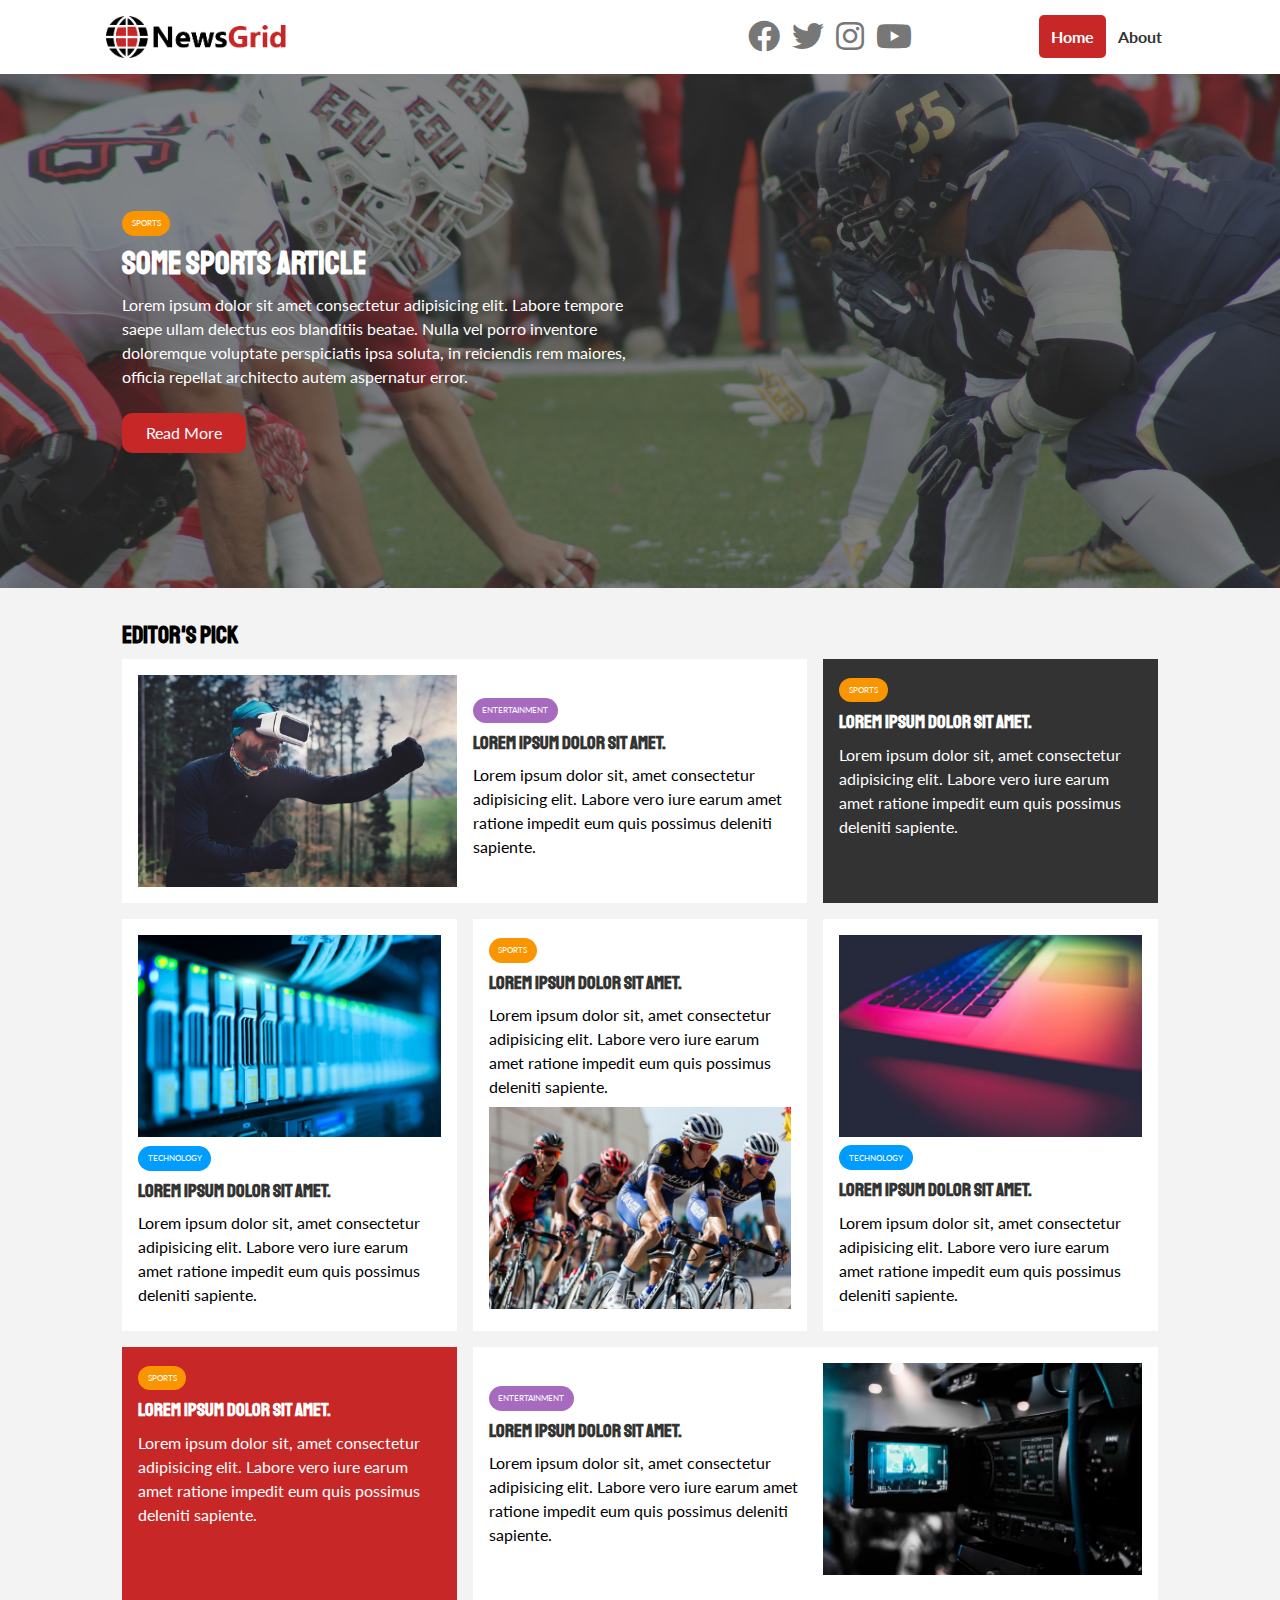
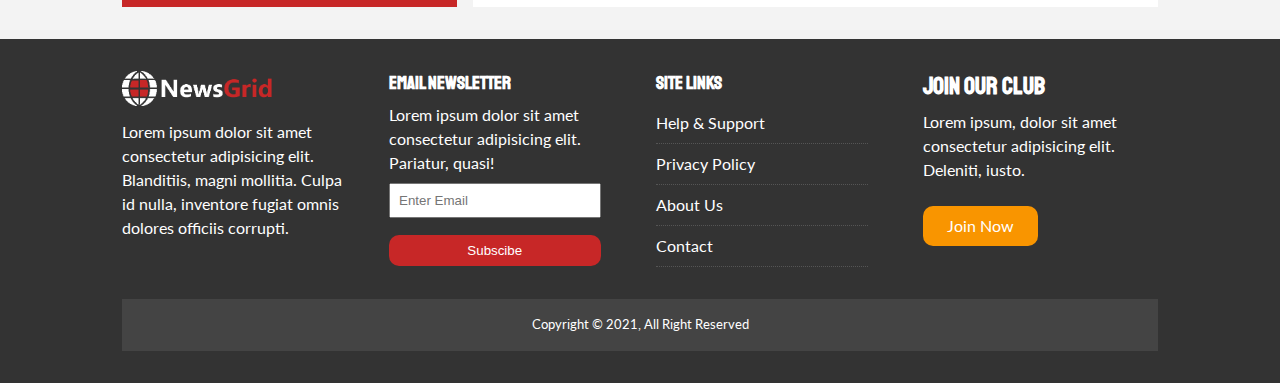
<file: index.html>
<!DOCTYPE html>
<html lang="en">

<head>
  <meta charset="UTF-8">
  <meta http-equiv="X-UA-Compatible" content="IE=edge">
  <meta name="viewport" content="width=device-width, initial-scale=1.0">
  <link rel="stylesheet" href="css/style.css">
  <link rel="stylesheet" href="https://cdnjs.cloudflare.com/ajax/libs/font-awesome/5.15.3/css/all.min.css">
  <link rel="preconnect" href="https://fonts.gstatic.com">
  <link href="https://fonts.googleapis.com/css2?family=Lato:ital@1&display=swap" rel="stylesheet">
  <link rel="preconnect" href="https://fonts.gstatic.com">
  <link href="https://fonts.googleapis.com/css2?family=Staatliches&display=swap" rel="stylesheet">
  <link rel="stylesheet" media="screen and (max-width: 768px)" href="css/mobile.css">
  <link rel="shortcut icon" type="image/x-icon" href="favicon.ico">
  <title>News Grid | Latest News</title>
</head>

<body>
  <nav id="main-nav">
    <div class="container">
      <img src="img/logo.png" alt="News image" class="logo">
      <div class="social-icons">
        <a href="http://facebook.com" target="_blank"><i class="fab fa-facebook fa-2x"></i></a>
        <a href="http://twitter.com" target="_blank"><i class="fab fa-twitter fa-2x"></i></a>
        <a href="http://instagram.com" target="_blank"><i class="fab fa-instagram fa-2x"></i></a>
        <a href="http://youtube.com" target="_blank"><i class="fab fa-youtube fa-2x"></i></a>
      </div>
      <ul>
        <li><a class="current" href="index.html">Home</a></li>
        <li><a href="about.html">About</a></li>
      </ul>
  </nav>

  <!-- Showcase -->
  <header id="showcase">
    <div class="container">
      <div class="showcase-container">
        <div class="showcase-content">
          <div class="category category-sports">Sports</div>
          <h1>Some Sports Article</h1>
          <p>Lorem ipsum dolor sit amet consectetur adipisicing elit. Labore tempore saepe ullam delectus eos blanditiis
            beatae. Nulla vel porro inventore doloremque voluptate perspiciatis ipsa soluta, in reiciendis rem maiores,
            officia repellat architecto autem aspernatur error.</p>
          <a href="article.html" class="btn btn-primary">Read More</a>
        </div>
      </div>
    </div>
  </header>

  <!-- Home Articles -->
  <section id="home-articles" class="py-2">
    <div class="container">
      <h2>Editor's Pick</h2>
      <div class="articles-container">
        <article class="card">
          <img src="img/articles/ent1.jpg" alt="Article img">
          <div>
            <div class="category      category-entertainment">Entertainment

            </div>
            <h3>
              <a href="article.html">Lorem ipsum dolor sit amet.</a>
            </h3>
            <p>Lorem ipsum dolor sit, amet consectetur adipisicing elit. Labore vero iure earum amet ratione impedit eum
              quis possimus deleniti sapiente.</p>
          </div>
        </article>

        <article class="card bg-dark">
          <div class="category category-sports">Sports</div>
          <h3>
            <a href="article.html">Lorem ipsum dolor sit amet.</a>
          </h3>
          <p>Lorem ipsum dolor sit, amet consectetur adipisicing elit. Labore vero iure earum amet ratione impedit eum
            quis possimus deleniti sapiente.</p>
        </article>

        <article class="card">
          <img src="img/articles/tech1.jpg" alt="Article Image">
          <div class="category category-technology">Technology</div>
          <h3>
            <a href="article.html">Lorem ipsum dolor sit amet.</a>
          </h3>
          <p>Lorem ipsum dolor sit, amet consectetur adipisicing elit. Labore vero iure earum amet ratione impedit eum
            quis possimus deleniti sapiente.</p>
        </article>

        <article class="card">
          <div class="category category-sports">Sports</div>
          <h3>
            <a href="article.html">Lorem ipsum dolor sit amet.</a>
          </h3>
          <p>Lorem ipsum dolor sit, amet consectetur adipisicing elit. Labore vero iure earum amet ratione impedit eum
            quis possimus deleniti sapiente.</p>
          <img src="img/articles/sports1.jpg" alt="Article Image">
        </article>

        <article class="card">
          <img src="img/articles/tech2.jpg" alt="Article Image">
          <div class="category category-technology">Technology</div>
          <h3>
            <a href="article.html">Lorem ipsum dolor sit amet.</a>
          </h3>
          <p>Lorem ipsum dolor sit, amet consectetur adipisicing elit. Labore vero iure earum amet ratione impedit eum
            quis possimus deleniti sapiente.</p>
        </article>

        <article class="card bg-primary">
          <div class="category category-sports">Sports</div>
          <h3>
            <a href="article.html">Lorem ipsum dolor sit amet.</a>
          </h3>
          <p>Lorem ipsum dolor sit, amet consectetur adipisicing elit. Labore vero iure earum amet ratione impedit eum
            quis possimus deleniti sapiente.</p>
        </article>

        <article class="card">
          <div>
            <div class="category category-entertainment">Entertainment</div>
            <h3>
              <a href="article.html">Lorem ipsum dolor sit amet.</a>
            </h3>
            <p>Lorem ipsum dolor sit, amet consectetur adipisicing elit. Labore vero iure earum amet ratione impedit eum
              quis possimus deleniti sapiente.</p>
          </div>
          <img src="img/articles/ent2.jpg" alt="Article img">
          <div>
        </article>
      </div>
    </div>
  </section>

  <!-- Footer -->
  <footer id="main-footer" class="py-2">
    <div class="container footer-container">
      <div>
        <img src="img/logo_light.png" alt="Footer img">
        <p>Lorem ipsum dolor sit amet consectetur adipisicing elit. Blanditiis, magni mollitia. Culpa id nulla,
          inventore fugiat omnis dolores officiis corrupti.</p>
      </div>

      <div>
        <h3>Email Newsletter</h3>
        <p>Lorem ipsum dolor sit amet consectetur adipisicing elit. Pariatur, quasi!</p>
        <form name="contact" method="POST" data-netlify="true">
          <input type="email" name="email" placeholder="Enter Email">

          <input type="submit" value="Subscibe" class="btn btn-primary">
        </form>
      </div>

      <div>
        <h3>Site Links</h3>
        <ul class="lists">
          <li><a href="#">Help & Support</a></li>
          <li><a href="#">Privacy Policy</a></li>
          <li><a href="#">About Us</a></li>
          <li><a href="#">Contact</a></li>
        </ul>
      </div>

      <div>
        <h2>Join Our Club</h2>
        <p>Lorem ipsum, dolor sit amet consectetur adipisicing elit. Deleniti, iusto.</p>
        <a href="#" class="btn btn-secondary">Join Now</a>
      </div>

      <div>
        <p>Copyright &copy; 2021, All Right Reserved</p>
      </div>
    </div>
  </footer>
</body>

</html>
</file>
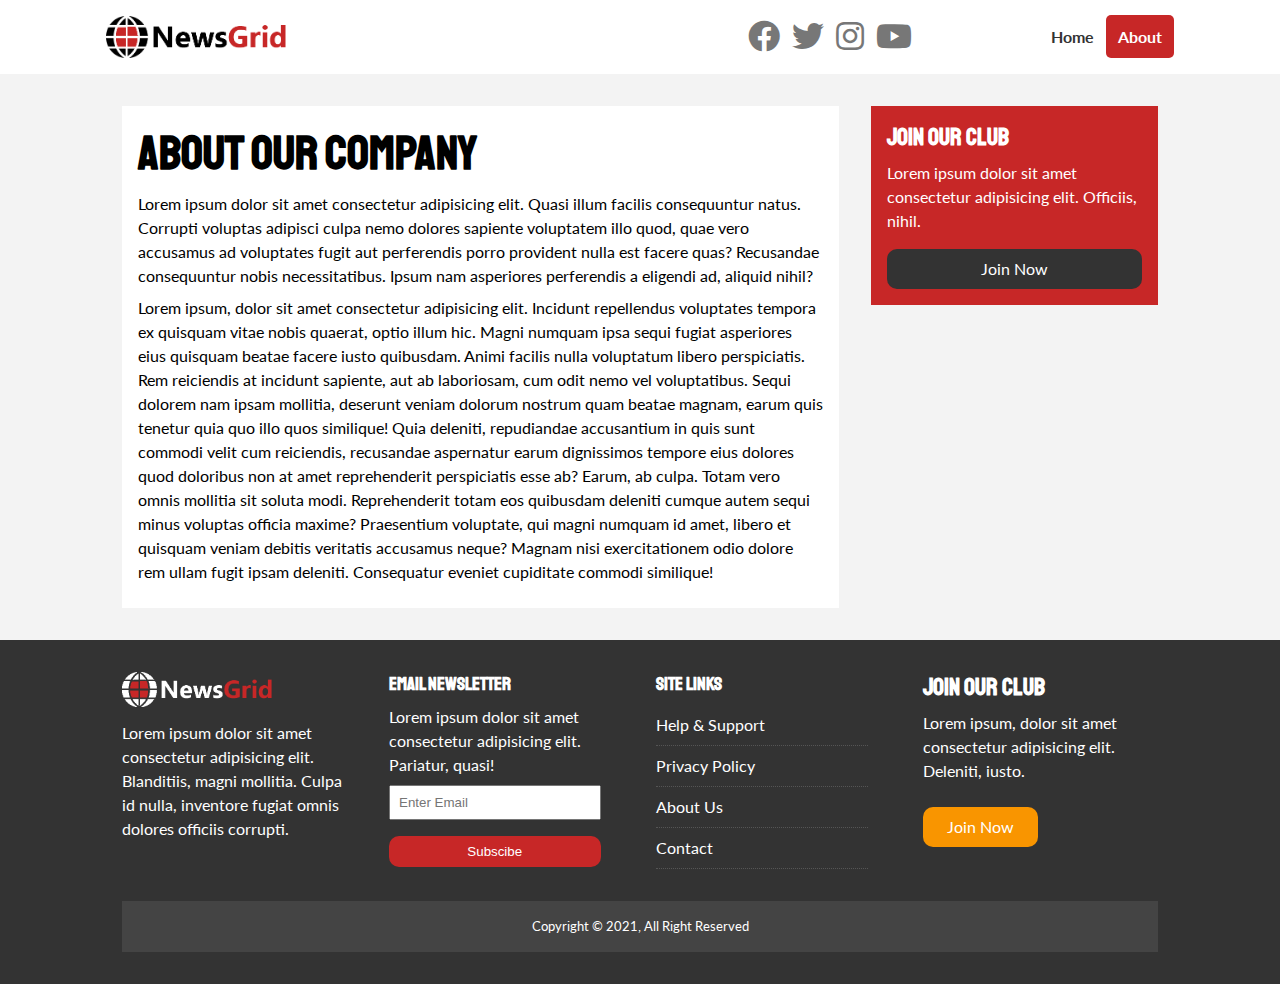
<file: about.html>
<!DOCTYPE html>
<html lang="en">

<head>
  <meta charset="UTF-8">
  <meta http-equiv="X-UA-Compatible" content="IE=edge">
  <meta name="viewport" content="width=device-width, initial-scale=1.0">
  <link rel="stylesheet" href="css/style.css">
  <link rel="stylesheet" href="https://cdnjs.cloudflare.com/ajax/libs/font-awesome/5.15.3/css/all.min.css">
  <link rel="preconnect" href="https://fonts.gstatic.com">
  <link href="https://fonts.googleapis.com/css2?family=Lato:ital@1&display=swap" rel="stylesheet">
  <link rel="preconnect" href="https://fonts.gstatic.com">
  <link href="https://fonts.googleapis.com/css2?family=Staatliches&display=swap" rel="stylesheet">
  <link rel="stylesheet" media="screen and (max-width: 768px)" href="css/mobile.css">
  <link rel="shortcut icon" type="image/x-icon" href="favicon.ico">
  <title>News Grid | About</title>
</head>

<body>
  <nav id="main-nav">
    <div class="container">
      <img src="img/logo.png" alt="News image" class="logo">
      <div class="social-icons">
        <a href="http://facebook.com" target="_blank"><i class="fab fa-facebook fa-2x"></i></a>
        <a href="http://twitter.com" target="_blank"><i class="fab fa-twitter fa-2x"></i></a>
        <a href="http://instagram.com" target="_blank"><i class="fab fa-instagram fa-2x"></i></a>
        <a href="http://youtube.com" target="_blank"><i class="fab fa-youtube fa-2x"></i></a>
      </div>
      <ul>
        <li><a href="index.html">Home</a></li>
        <li><a class="current" href="about.html">About</a></li>
      </ul>
  </nav>

  <div id="about">
    <div class="container">
      <div class="page-container">
        <article class="card">
          <h1 class="l-heading">About Our Company</h1>
          <p>Lorem ipsum dolor sit amet consectetur adipisicing elit. Quasi illum facilis consequuntur natus. Corrupti
            voluptas adipisci culpa nemo dolores sapiente voluptatem illo quod, quae vero accusamus ad voluptates fugit
            aut perferendis porro provident nulla est facere quas? Recusandae consequuntur nobis necessitatibus. Ipsum
            nam asperiores perferendis a eligendi ad, aliquid nihil?</p>
          <p>Lorem ipsum, dolor sit amet consectetur adipisicing elit. Incidunt repellendus voluptates tempora ex
            quisquam vitae nobis quaerat, optio illum hic. Magni numquam ipsa sequi fugiat asperiores eius quisquam
            beatae facere iusto quibusdam. Animi facilis nulla voluptatum libero perspiciatis. Rem reiciendis at
            incidunt sapiente, aut ab laboriosam, cum odit nemo vel voluptatibus. Sequi dolorem nam ipsam mollitia,
            deserunt veniam dolorum nostrum quam beatae magnam, earum quis tenetur quia quo illo quos similique! Quia
            deleniti, repudiandae accusantium in quis sunt commodi velit cum reiciendis, recusandae aspernatur earum
            dignissimos tempore eius dolores quod doloribus non at amet reprehenderit perspiciatis esse ab? Earum, ab
            culpa. Totam vero omnis mollitia sit soluta modi. Reprehenderit totam eos quibusdam deleniti cumque autem
            sequi minus voluptas officia maxime? Praesentium voluptate, qui magni numquam id amet, libero et quisquam
            veniam debitis veritatis accusamus neque? Magnam nisi exercitationem odio dolore rem ullam fugit ipsam
            deleniti. Consequatur eveniet cupiditate commodi similique!</p>
        </article>

        <aside class="card bg-primary">
          <h2>Join Our Club</h2>
          <p>Lorem ipsum dolor sit amet consectetur adipisicing elit. Officiis, nihil.</p>

          <a href="#" class="btn btn-dark btn-block">Join Now</a>
        </aside>
      </div>
    </div>
  </div>

  <!-- Footer -->
  <footer id="main-footer" class="py-2">
    <div class="container footer-container">
      <div>
        <img src="img/logo_light.png" alt="Footer img">
        <p>Lorem ipsum dolor sit amet consectetur adipisicing elit. Blanditiis, magni mollitia. Culpa id nulla,
          inventore fugiat omnis dolores officiis corrupti.</p>
      </div>

      <div>
        <h3>Email Newsletter</h3>
        <p>Lorem ipsum dolor sit amet consectetur adipisicing elit. Pariatur, quasi!</p>
        <form name="contact" method="POST" data-netlify="true">
          <input type="email" name="email" placeholder="Enter Email">

          <input type="submit" value="Subscibe" class="btn btn-primary">
        </form>
      </div>

      <div>
        <h3>Site Links</h3>
        <ul class="lists">
          <li><a href="#">Help & Support</a></li>
          <li><a href="#">Privacy Policy</a></li>
          <li><a href="#">About Us</a></li>
          <li><a href="#">Contact</a></li>
        </ul>
      </div>

      <div>
        <h2>Join Our Club</h2>
        <p>Lorem ipsum, dolor sit amet consectetur adipisicing elit. Deleniti, iusto.</p>
        <a href="#" class="btn btn-secondary">Join Now</a>
      </div>

      <div>
        <p>Copyright &copy; 2021, All Right Reserved</p>
      </div>
    </div>
  </footer>
</body>

</html>
</file>
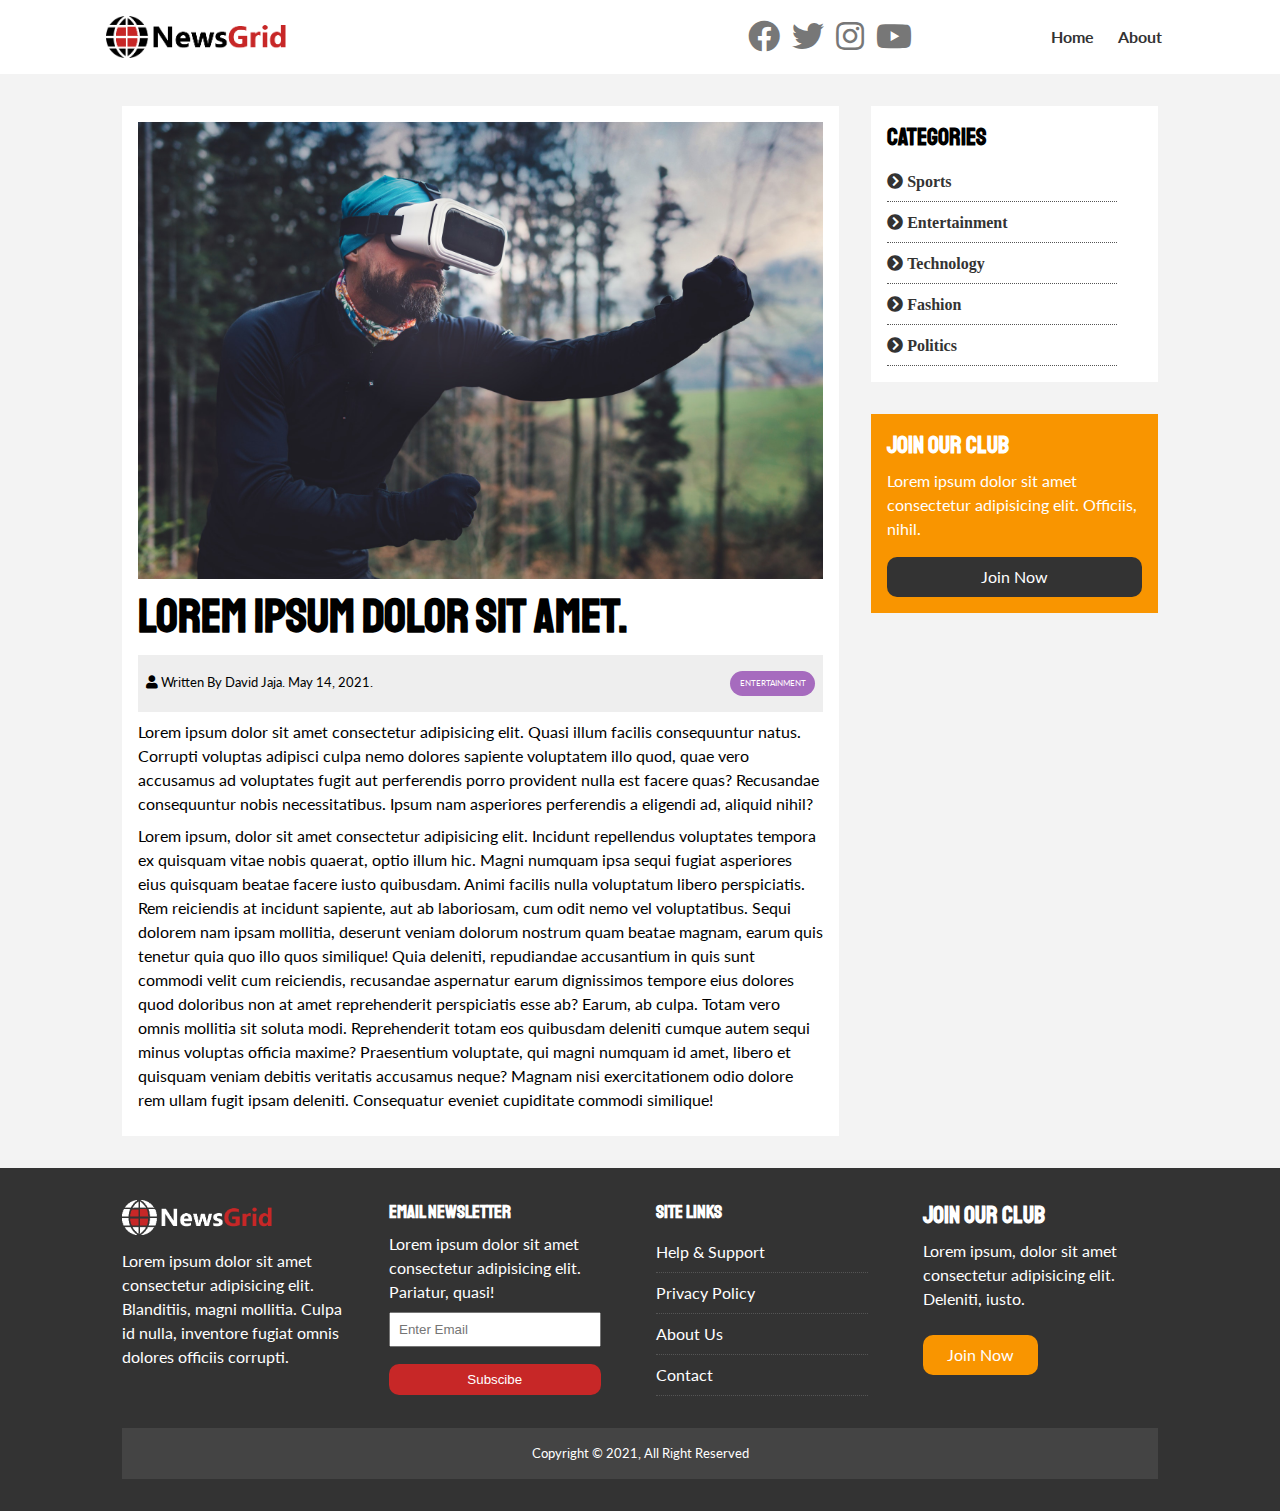
<file: article.html>
<!DOCTYPE html>
<html lang="en">

<head>
  <meta charset="UTF-8">
  <meta http-equiv="X-UA-Compatible" content="IE=edge">
  <meta name="viewport" content="width=device-width, initial-scale=1.0">
  <link rel="stylesheet" href="css/style.css">
  <link rel="stylesheet" href="https://cdnjs.cloudflare.com/ajax/libs/font-awesome/5.15.3/css/all.min.css">
  <link rel="preconnect" href="https://fonts.gstatic.com">
  <link href="https://fonts.googleapis.com/css2?family=Lato:ital@1&display=swap" rel="stylesheet">
  <link rel="preconnect" href="https://fonts.gstatic.com">
  <link href="https://fonts.googleapis.com/css2?family=Staatliches&display=swap" rel="stylesheet">
  <link rel="stylesheet" media="screen and (max-width: 768px)" href="css/mobile.css">
  <link rel="shortcut icon" type="image/x-icon" href="favicon.ico">
  <title>News Grid | Article</title>
</head>

<body>
  <nav id="main-nav">
    <div class="container">
      <img src="img/logo.png" alt="News image" class="logo">
      <div class="social-icons">
        <a href="http://facebook.com" target="_blank"><i class="fab fa-facebook fa-2x"></i></a>
        <a href="http://twitter.com" target="_blank"><i class="fab fa-twitter fa-2x"></i></a>
        <a href="http://instagram.com" target="_blank"><i class="fab fa-instagram fa-2x"></i></a>
        <a href="http://youtube.com" target="_blank"><i class="fab fa-youtube fa-2x"></i></a>
      </div>
      <ul>
        <li><a href="index.html">Home</a></li>
        <li><a href="about.html">About</a></li>
      </ul>
  </nav>

  <div id="article">
    <div class="container">
      <div class="page-container">
        <article class="card">
          <img src="img/articles/ent1.jpg" alt="Article Image">
          <h1 class="l-heading">Lorem ipsum dolor sit amet.</h1>
          <div class="meta">
            <small>
              <i class="fas fa-user"></i> Written By David Jaja. May 14, 2021.
            </small>
            <div class="category category-entertainment">Entertainment</div>
          </div>
          <p>Lorem ipsum dolor sit amet consectetur adipisicing elit. Quasi illum facilis consequuntur natus. Corrupti
            voluptas adipisci culpa nemo dolores sapiente voluptatem illo quod, quae vero accusamus ad voluptates fugit
            aut perferendis porro provident nulla est facere quas? Recusandae consequuntur nobis necessitatibus. Ipsum
            nam asperiores perferendis a eligendi ad, aliquid nihil?</p>
          <p>Lorem ipsum, dolor sit amet consectetur adipisicing elit. Incidunt repellendus voluptates tempora ex
            quisquam vitae nobis quaerat, optio illum hic. Magni numquam ipsa sequi fugiat asperiores eius quisquam
            beatae facere iusto quibusdam. Animi facilis nulla voluptatum libero perspiciatis. Rem reiciendis at
            incidunt sapiente, aut ab laboriosam, cum odit nemo vel voluptatibus. Sequi dolorem nam ipsam mollitia,
            deserunt veniam dolorum nostrum quam beatae magnam, earum quis tenetur quia quo illo quos similique! Quia
            deleniti, repudiandae accusantium in quis sunt commodi velit cum reiciendis, recusandae aspernatur earum
            dignissimos tempore eius dolores quod doloribus non at amet reprehenderit perspiciatis esse ab? Earum, ab
            culpa. Totam vero omnis mollitia sit soluta modi. Reprehenderit totam eos quibusdam deleniti cumque autem
            sequi minus voluptas officia maxime? Praesentium voluptate, qui magni numquam id amet, libero et quisquam
            veniam debitis veritatis accusamus neque? Magnam nisi exercitationem odio dolore rem ullam fugit ipsam
            deleniti. Consequatur eveniet cupiditate commodi similique!</p>
        </article>

        <aside id="categories" class="card">
          <h2>Categories</h2>
          <ul class="lists">
            <li><a href="#"><i class="fas fa-chevron-circle-right"> Sports</i></a></li>
            <li><a href="#"><i class="fas fa-chevron-circle-right"> Entertainment</i></a></li>
            <li><a href="#"><i class="fas fa-chevron-circle-right"> Technology</i></a></li>
            <li><a href="#"><i class="fas fa-chevron-circle-right"> Fashion</i></a></li>
            <li><a href="#"><i class="fas fa-chevron-circle-right"> Politics</i></a></li>
          </ul>
        </aside>
        <aside class="card bg-secondary">
          <h2>Join Our Club</h2>
          <p>Lorem ipsum dolor sit amet consectetur adipisicing elit. Officiis, nihil.</p>

          <a href="#" class="btn btn-dark btn-block">Join Now</a>
        </aside>
      </div>
    </div>
  </div>

  <!-- Footer -->
  <footer id="main-footer" class="py-2">
    <div class="container footer-container">
      <div>
        <img src="img/logo_light.png" alt="Footer img">
        <p>Lorem ipsum dolor sit amet consectetur adipisicing elit. Blanditiis, magni mollitia. Culpa id nulla,
          inventore fugiat omnis dolores officiis corrupti.</p>
      </div>

      <div>
        <h3>Email Newsletter</h3>
        <p>Lorem ipsum dolor sit amet consectetur adipisicing elit. Pariatur, quasi!</p>
        <form name="contact" method="POST" data-netlify="true">
          <input type="email" name="email" placeholder="Enter Email">

          <input type="submit" value="Subscibe" class="btn btn-primary">
        </form>
      </div>

      <div>
        <h3>Site Links</h3>
        <ul class="lists">
          <li><a href="#">Help & Support</a></li>
          <li><a href="#">Privacy Policy</a></li>
          <li><a href="#">About Us</a></li>
          <li><a href="#">Contact</a></li>
        </ul>
      </div>

      <div>
        <h2>Join Our Club</h2>
        <p>Lorem ipsum, dolor sit amet consectetur adipisicing elit. Deleniti, iusto.</p>
        <a href="#" class="btn btn-secondary">Join Now</a>
      </div>

      <div>
        <p>Copyright &copy; 2021, All Right Reserved</p>
      </div>
    </div>
  </footer>
</body>

</html>
</file>
<file: css/style.css>
:root {
  --primary-color: #c72727;
  --secondary-color: #f99500;
  --light-bg: #f3f3f3;
  --dark-bg: #333;
  --max-width: 1100px;
}

.category {
  --sports-color:  #f99500;
  --entertainment-color: #a66bbe;
  --technology-color: #009cff;
}

*{
  margin: 0;
  padding: 0;
  box-sizing: border-box;

}

body {
  font-family: 'Lato', sans-serif;
  line-height: 1.5;
  background: var(--light-bg);
}

a {
  color: #333;
  text-decoration: none;
}

ul {
  list-style: none;
}

p {
  margin: 0.5rem 0;
}

img {
  width: 100%;
}

h1, h2, h3, h4, h5, h6 {
  font-family: 'Staatliches', cursive;
  margin-bottom: 0.5rem;
  line-height: 1.3;
}

/* Utility Classes */
.container {
  margin: auto;
  max-width: var(--max-width);
  padding:0 2rem;
  overflow: hidden;
}

/* Categories */
.category {
  display: inline-block;
  color: #fff;
  font-size: .5rem;
  text-transform: uppercase;
  padding: 0.4rem 0.6rem;
  border-radius: 15px;
  margin-bottom: 0.5rem;
}

/* Used to color only the sports category, not the entire category */
.category-sports {
  background: var(--sports-color);
  cursor: pointer;
}


/* Used to color only the entertainment category, not the entire category */
.category-entertainment {
  background: var(--entertainment-color);
}

/* Used to color only the technology category, not the entire category */
.category-technology {
  background: var(--technology-color);
}

.btn {
  display: inline-block;
  border:  none;
  background: var(--dark-bg);
  color: #fff;
  padding: 0.5rem 1.5rem;
  border-radius: 10px;
  margin-top: 1rem;
}

.btn-light {
  background: var(--light-bg);
}
.btn-dark {
  background: var(--dark-bg);
}
.btn-primary {
  background: var(--primary-color);
}
.btn-secondary {
  background: var(--secondary-color);
}

.btn-block {
  display: block;
  width: 100%;
  text-align: center;
}

.btn:hover {
  opacity: 0.8;
}

/* Card design */
.card {
  background: white;
  padding: 1rem;
}

.bg-dark {
  background: var(--dark-bg);
  color: #fff;
}

.bg-primary {
  background: var(--primary-color);
  color: #fff;
}

.bg-secondary {
  background: var(--secondary-color);
  color: #fff;
}

.bg-dark h1,
.bg-dark h2,
.bg-dark h3,
.bg-dark a,
.bg-primary h1,
.bg-primary h2,
.bg-primary h3,
.bg-primary a,
.bg-secondary h1,
.bg-secondary h2,
.bg-secondary h3,
.bg-secondary a {
  color: #fff;
}

.py-1 {
  padding: 1.5rem 0;
}

.py-2 {
  padding: 2rem 0;
}

.py-3 {
  padding: 3rem 0;
}
.p-1 {
  padding: 1.5rem;
}
.p-2 {
  padding: 2rem;
}
.p-3 {
  padding: 3rem;
}

.l-heading {
  font-size: 3rem;
}

.lists li {
  padding: 0.5rem 0;
  border-bottom: #555 dotted 1px;
  width: 90%;
}

.lists li a:hover {
  color: var(--primary-color) !important;
}

/*Inner Page Grid Container*/
.page-container {
  display: grid;
  grid-template-columns: 5fr 2fr;
  margin: 2rem 0;
  gap: 2rem;
}

.page-container > *:first-child {
  grid-row: 1 / span  3;
}

/* Navigation */
#main-nav {
  background: #fff;
  position: sticky;
  top: 0;
  z-index: 2;
}

#main-nav .container {
  display: grid;
  grid-template-columns: 6fr 3fr 2fr;
  padding: 1rem;
  align-items: center;
}

#main-nav .logo {
  width: 180px;
}

#main-nav ul {
  justify-self: end;
  display: flex;
}

#main-nav ul li a {
  padding: 0.75rem;
  font-weight: bold;
  border-radius: 5px;
}

#main-nav ul li a.current {
  background-color: var(--primary-color);
  color: white;
}

#main-nav ul li a:hover {
  background: var(--light-bg);
  color: var(--dark-bg)
}

#main-nav .social-icons {
  justify-self: center;
}

#main-nav .social-icons i {
  color: #777;
  margin-right: 0.5rem;
}

/* Showcase */
#showcase {
  color: white;
  background: #333;
  padding: 2rem;
  position: relative;
}

#showcase::before {
  content: '';
  background:url(../img/featured.jpg)no-repeat center center/cover;
  position: absolute;
  top: 0;
  left: 0;
  width: 100%;
  height: 100%;
  opacity: 0.4;
}

#showcase .showcase-container {
  display: grid;
  grid-template-columns: repeat(2, 1fr);
  justify-content: center;
  align-items: center;
  height: 50vh;
}

#showcase .showcase-content {
  z-index: 1;
}

/* Home Articles */
#home-articles .articles-container {
  display: grid;
  grid-template-columns: repeat(3, 1fr);
  gap: 1rem;
}

#home-articles .articles-container > *:first-child {
  display: grid;
  grid-template-columns: repeat(2, 1fr);
  gap: 1rem;
  align-items: center;
  grid-column: 1/ span 2;
}

#home-articles .articles-container > *:last-child {
  display: grid;
  grid-template-columns: repeat(2, 1fr);
  gap: 1rem;
  align-items: center;
  grid-column: 2 / span 2;

}

#article .meta {
  display: flex;
  justify-content: space-between;
  align-items: center;
  background: #eee;
  padding: 0.5rem;
}

#article .meta .category {
  margin-top: 0.5rem;
}

/* Footer */
#main-footer {
  background: var(--dark-bg);
  color: #fff;
}

#main-footer img {
  width: 150px;
}

#main-footer a {
  color: #fff;
}

#main-footer .footer-container {
  display: grid;
  grid-template-columns: repeat(4, 1fr);
  gap:2rem;
}

#main-footer .footer-container > *:last-child {
  background: #444;
  grid-column:  1 / span 4;
  text-align: center;
  padding: 0.5rem;
  font-size: 0.8rem;
}

#main-footer .footer-container input[type='email'] {
  width: 90%;
  padding: 0.5rem;
  margin-bottom: 0.05rem;
}

#main-footer .footer-container input[type='submit'] {
  width: 90%;
}
</file>
<file: css/mobile.css>
/* Navigation */
#main-nav .social-icons {
  display: none;
}

#main-nav .container {
  grid-template-columns: 1fr;
  gap: 1.2rem;
}

#main-nav ul, #main-nav .logo {
  justify-self: center;
}

#main-nav ul li a {
  padding: 0.45rem;
}

#home-articles .articles-container {
  display: grid;
  grid-template-columns: repeat(2, 1fr)
}

#home-articles .articles-container > *:first-child , #home-articles .articles-container > *:last-child {
  grid-template-columns: 1fr;
  grid-column: 1;
}

@media(max-width: 600px) {
  /* Stack Grid Items */
  #showcase .showcase-container, #home-articles .articles-container, #main-footer .footer-container {
    grid-template-columns: 1fr;
  }

  #main-footer .footer-container > *:last-child {
    grid-column: 1;
  }

  #main-footer .footer-container > *:first-child, #main-footer .footer-container >*:nth-child(2) {
    border-bottom: #444 solid 1px;;
    padding-bottom: 1rem;
  }

  .page-container {
    grid-template-columns: 1fr;
    text-align: center;
  }

  .page-container > *:first-child {
    grid-row: 1;
  }

  .l-heading {
    font-size: 2rem;
  }
}
</file>
